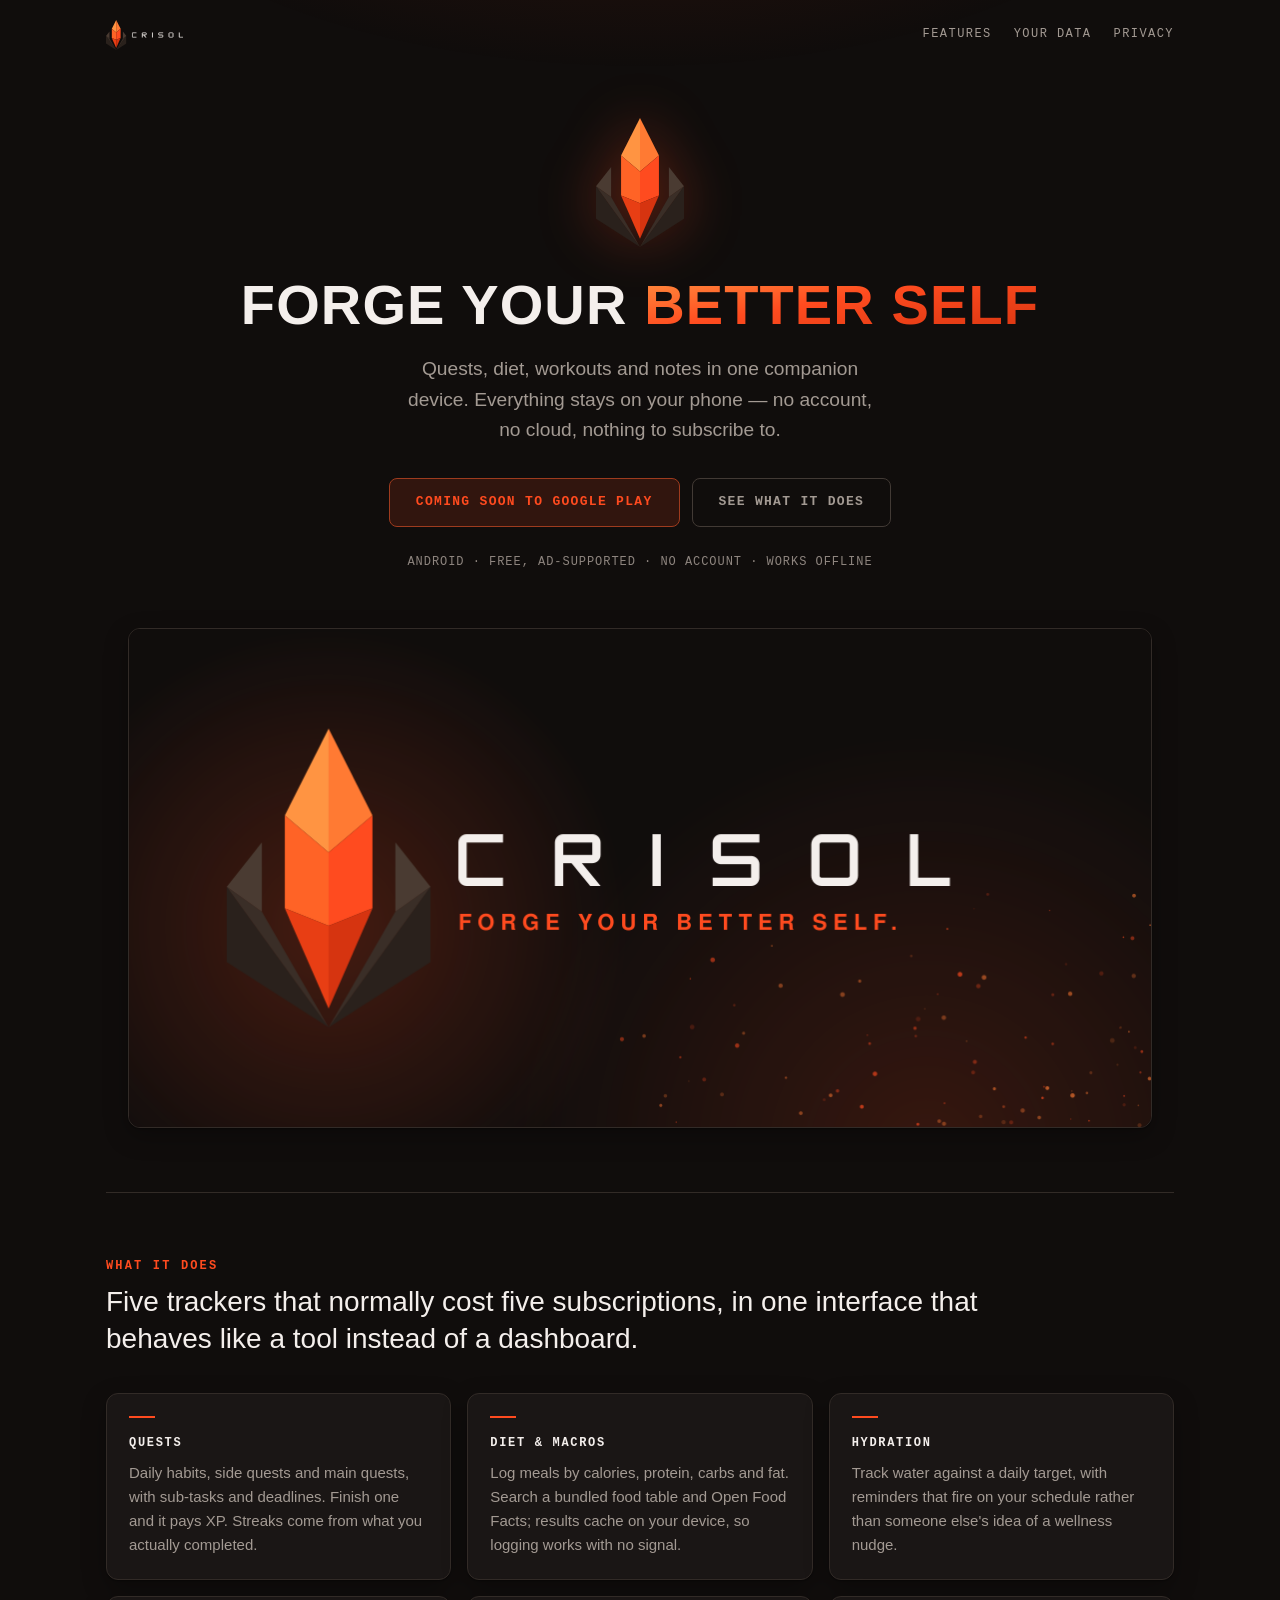
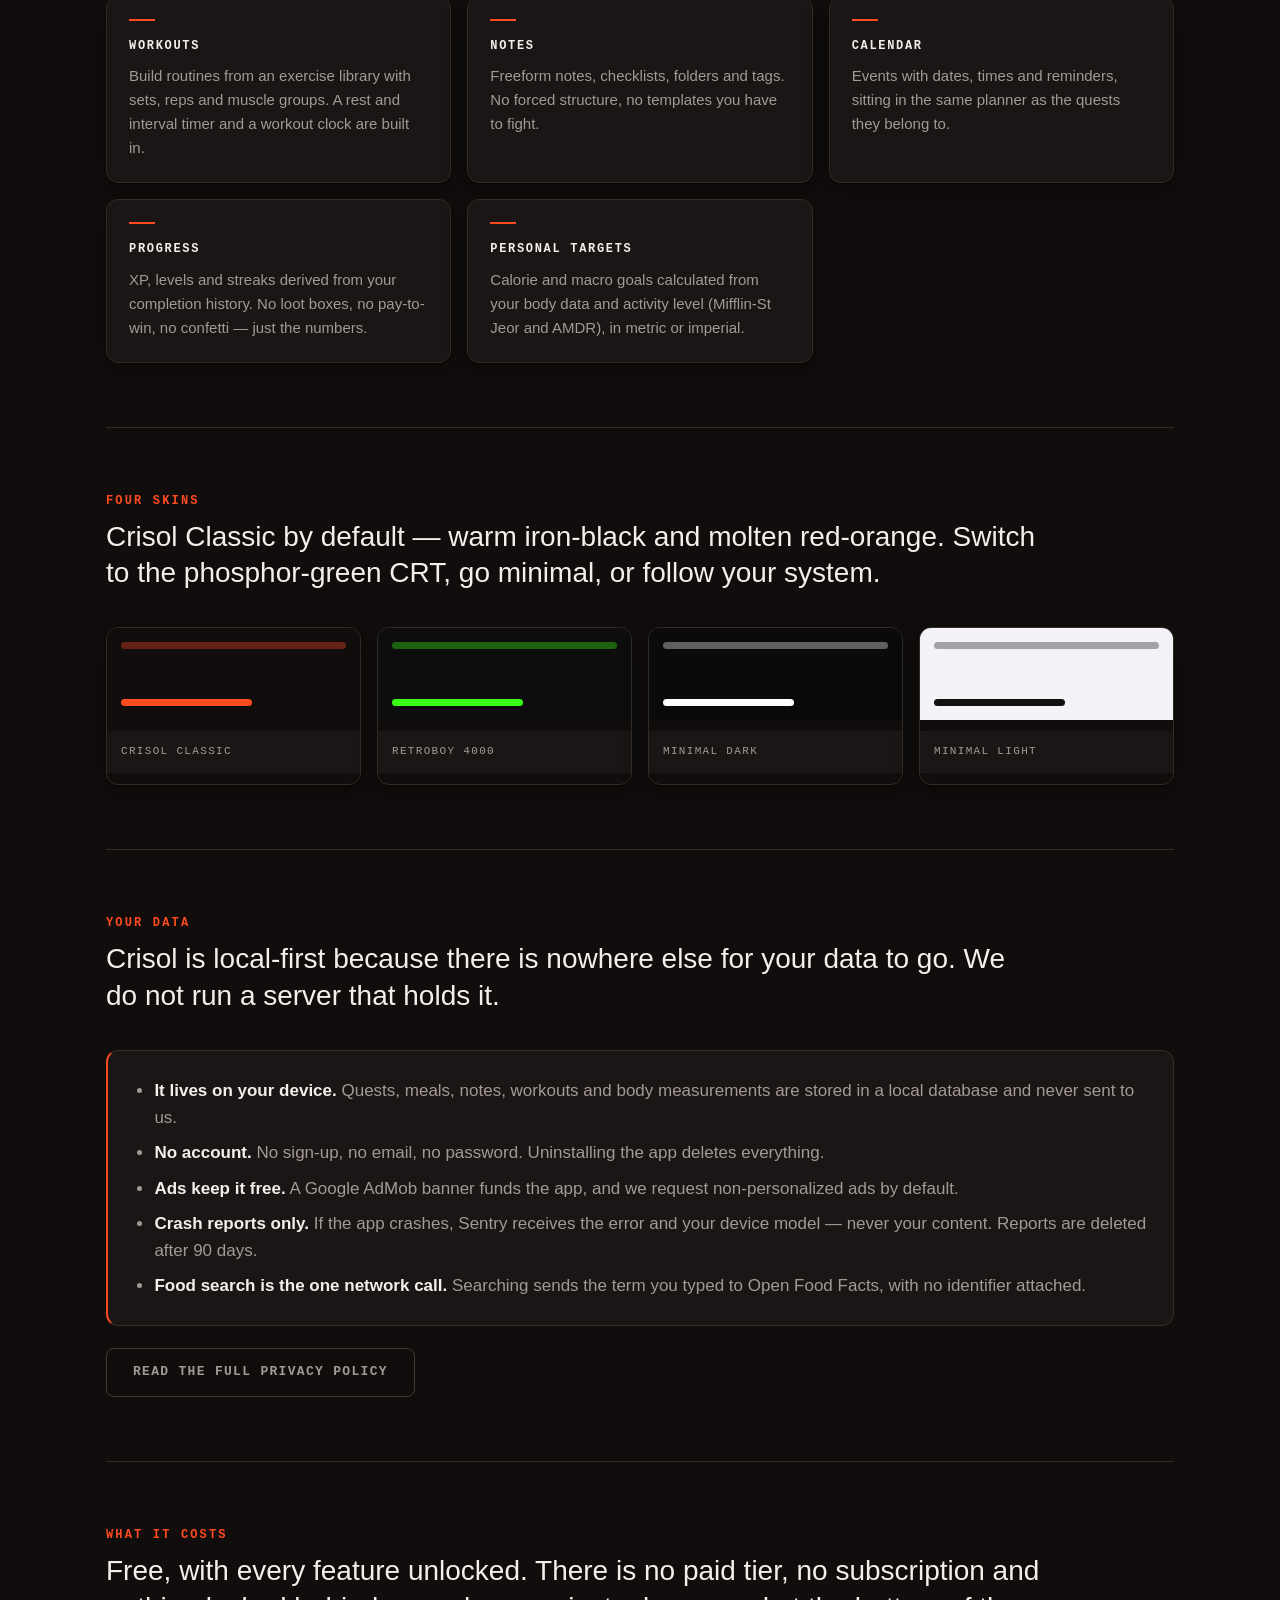
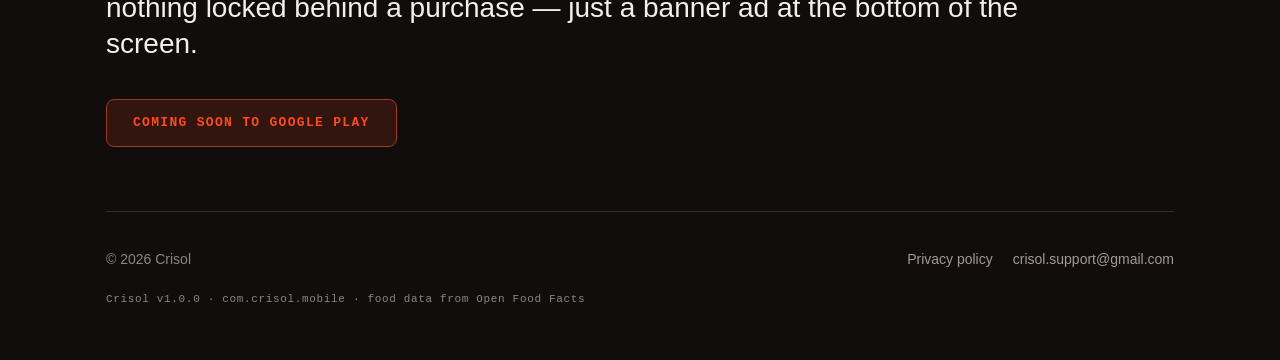
<file: index.html>
<!doctype html>
<html lang="en">
  <head>
    <meta charset="utf-8" />
    <meta name="viewport" content="width=device-width, initial-scale=1" />
    <title>Crisol — Forge your better self</title>
    <meta
      name="description"
      content="One companion device for quests, diet, workouts and notes. Everything stays on your phone — no account, no cloud, every feature unlocked."
    />
    <link rel="icon" href="/favicon.png" type="image/png" />
    <link rel="apple-touch-icon" href="/assets/store/icon-512.png" />
    <link rel="canonical" href="https://crisol-app.github.io/" />
    <link rel="stylesheet" href="/assets/site.css" />
    <meta property="og:type" content="website" />
    <meta property="og:title" content="Crisol — Forge your better self" />
    <meta
      property="og:description"
      content="Quests, diet, workouts and notes in one offline-first companion device."
    />
    <meta property="og:url" content="https://crisol-app.github.io/" />
    <meta property="og:image" content="https://crisol-app.github.io/assets/store/feature-graphic.png" />
    <meta name="twitter:card" content="summary_large_image" />
    <meta name="theme-color" content="#100d0c" />
  </head>
  <body>
    <div class="wrap">
    <header class="masthead">
      <a class="masthead-logo" href="/" aria-label="Crisol home">
        <img src="/assets/brand/crisol-lockup-horizontal.svg" alt="Crisol" />
      </a>
      <nav>
        <a href="/#features">Features</a>
        
        <a href="/#privacy">Your data</a>
        <a href="/privacy/">Privacy</a>
      </nav>
    </header>


      <section class="hero">
        <img class="hero-mark" src="/assets/brand/crisol-mark.svg" alt="" aria-hidden="true" />
        <h1>Forge your <span class="molten">better self</span></h1>
        <p class="hero-lede">
          Quests, diet, workouts and notes in one companion device. Everything stays on your
          phone — no account, no cloud, nothing to subscribe to.
        </p>
        <div class="hero-ctas">
          <span class="cta cta-pending" aria-disabled="true">Coming soon to Google Play</span>
          <a class="cta cta-ghost" href="#features">See what it does</a>
        </div>
        <p class="hero-meta">Android &middot; Free, ad-supported &middot; No account &middot; Works offline</p>
        <img
          class="hero-shot"
          src="/assets/store/feature-graphic.png"
          alt="The Crisol wordmark and crucible mark on iron-black"
          width="1024"
          height="500"
        />
      </section>

      <section class="section" id="features">
        <h2 class="section-title">What it does</h2>
        <p class="section-lede">
          Five trackers that normally cost five subscriptions, in one interface that behaves
          like a tool instead of a dashboard.
        </p>
        <ul class="features">
          <li class="feature">
            <hr class="feature-rule" />
            <h3>Quests</h3>
            <p>
              Daily habits, side quests and main quests, with sub-tasks and deadlines. Finish
              one and it pays XP. Streaks come from what you actually completed.
            </p>
          </li>
          <li class="feature">
            <hr class="feature-rule" />
            <h3>Diet &amp; macros</h3>
            <p>
              Log meals by calories, protein, carbs and fat. Search a bundled food table and
              Open Food Facts; results cache on your device, so logging works with no signal.
            </p>
          </li>
          <li class="feature">
            <hr class="feature-rule" />
            <h3>Hydration</h3>
            <p>
              Track water against a daily target, with reminders that fire on your schedule
              rather than someone else's idea of a wellness nudge.
            </p>
          </li>
          <li class="feature">
            <hr class="feature-rule" />
            <h3>Workouts</h3>
            <p>
              Build routines from an exercise library with sets, reps and muscle groups. A
              rest and interval timer and a workout clock are built in.
            </p>
          </li>
          <li class="feature">
            <hr class="feature-rule" />
            <h3>Notes</h3>
            <p>
              Freeform notes, checklists, folders and tags. No forced structure, no templates
              you have to fight.
            </p>
          </li>
          <li class="feature">
            <hr class="feature-rule" />
            <h3>Calendar</h3>
            <p>
              Events with dates, times and reminders, sitting in the same planner as the
              quests they belong to.
            </p>
          </li>
          <li class="feature">
            <hr class="feature-rule" />
            <h3>Progress</h3>
            <p>
              XP, levels and streaks derived from your completion history. No loot boxes, no
              pay-to-win, no confetti — just the numbers.
            </p>
          </li>
          <li class="feature">
            <hr class="feature-rule" />
            <h3>Personal targets</h3>
            <p>
              Calorie and macro goals calculated from your body data and activity level
              (Mifflin-St Jeor and AMDR), in metric or imperial.
            </p>
          </li>
        </ul>
      </section>



      <section class="section" id="themes">
        <h2 class="section-title">Four skins</h2>
        <p class="section-lede">
          Crisol Classic by default — warm iron-black and molten red-orange. Switch to the
          phosphor-green CRT, go minimal, or follow your system.
        </p>
        <ul class="themes">
          <li class="theme-card t-classic">
            <div class="theme-preview">
              <span class="bar full"></span>
              <span class="bar part"></span>
            </div>
            <p class="theme-name">Crisol Classic</p>
          </li>
          <li class="theme-card t-retro">
            <div class="theme-preview">
              <span class="bar full"></span>
              <span class="bar part"></span>
            </div>
            <p class="theme-name">RetroBoy 4000</p>
          </li>
          <li class="theme-card t-minimal-dark">
            <div class="theme-preview">
              <span class="bar full"></span>
              <span class="bar part"></span>
            </div>
            <p class="theme-name">Minimal Dark</p>
          </li>
          <li class="theme-card t-minimal-light">
            <div class="theme-preview">
              <span class="bar full"></span>
              <span class="bar part"></span>
            </div>
            <p class="theme-name">Minimal Light</p>
          </li>
        </ul>
      </section>

      <section class="section" id="privacy">
        <h2 class="section-title">Your data</h2>
        <p class="section-lede">
          Crisol is local-first because there is nowhere else for your data to go. We do not
          run a server that holds it.
        </p>
        <div class="posture">
          <ul>
            <li>
              <strong>It lives on your device.</strong> Quests, meals, notes, workouts and body
              measurements are stored in a local database and never sent to us.
            </li>
            <li>
              <strong>No account.</strong> No sign-up, no email, no password. Uninstalling the
              app deletes everything.
            </li>
            <li>
              <strong>Ads keep it free.</strong> A Google AdMob banner funds the app, and we
              request non-personalized ads by default.
            </li>
            <li>
              <strong>Crash reports only.</strong> If the app crashes, Sentry receives the error
              and your device model — never your content. Reports are deleted after 90 days.
            </li>
            <li>
              <strong>Food search is the one network call.</strong> Searching sends the term you
              typed to Open Food Facts, with no identifier attached.
            </li>
          </ul>
        </div>
        <p class="section-cta">
          <a class="cta cta-ghost" href="/privacy/">Read the full privacy policy</a>
        </p>
      </section>

      <section class="section" id="cost">
        <h2 class="section-title">What it costs</h2>
        <p class="section-lede">
          Free, with every feature unlocked. There is no paid tier, no subscription and
          nothing locked behind a purchase — just a banner ad at the bottom of the screen.
        </p>
        <div class="hero-ctas left"><span class="cta cta-pending" aria-disabled="true">Coming soon to Google Play</span></div>
      </section>

    <footer class="footer">
      <div class="footer-row">
        <span>&copy; 2026 Crisol</span>
        <nav>
          <a href="/privacy/">Privacy policy</a>
          <a href="mailto:crisol.support@gmail.com">crisol.support@gmail.com</a>
        </nav>
      </div>
      <p class="footer-fine">
        Crisol v1.0.0 &middot; com.crisol.mobile &middot; food data from Open Food Facts
      </p>
    </footer>

    </div>
  </body>
</html>
</file>
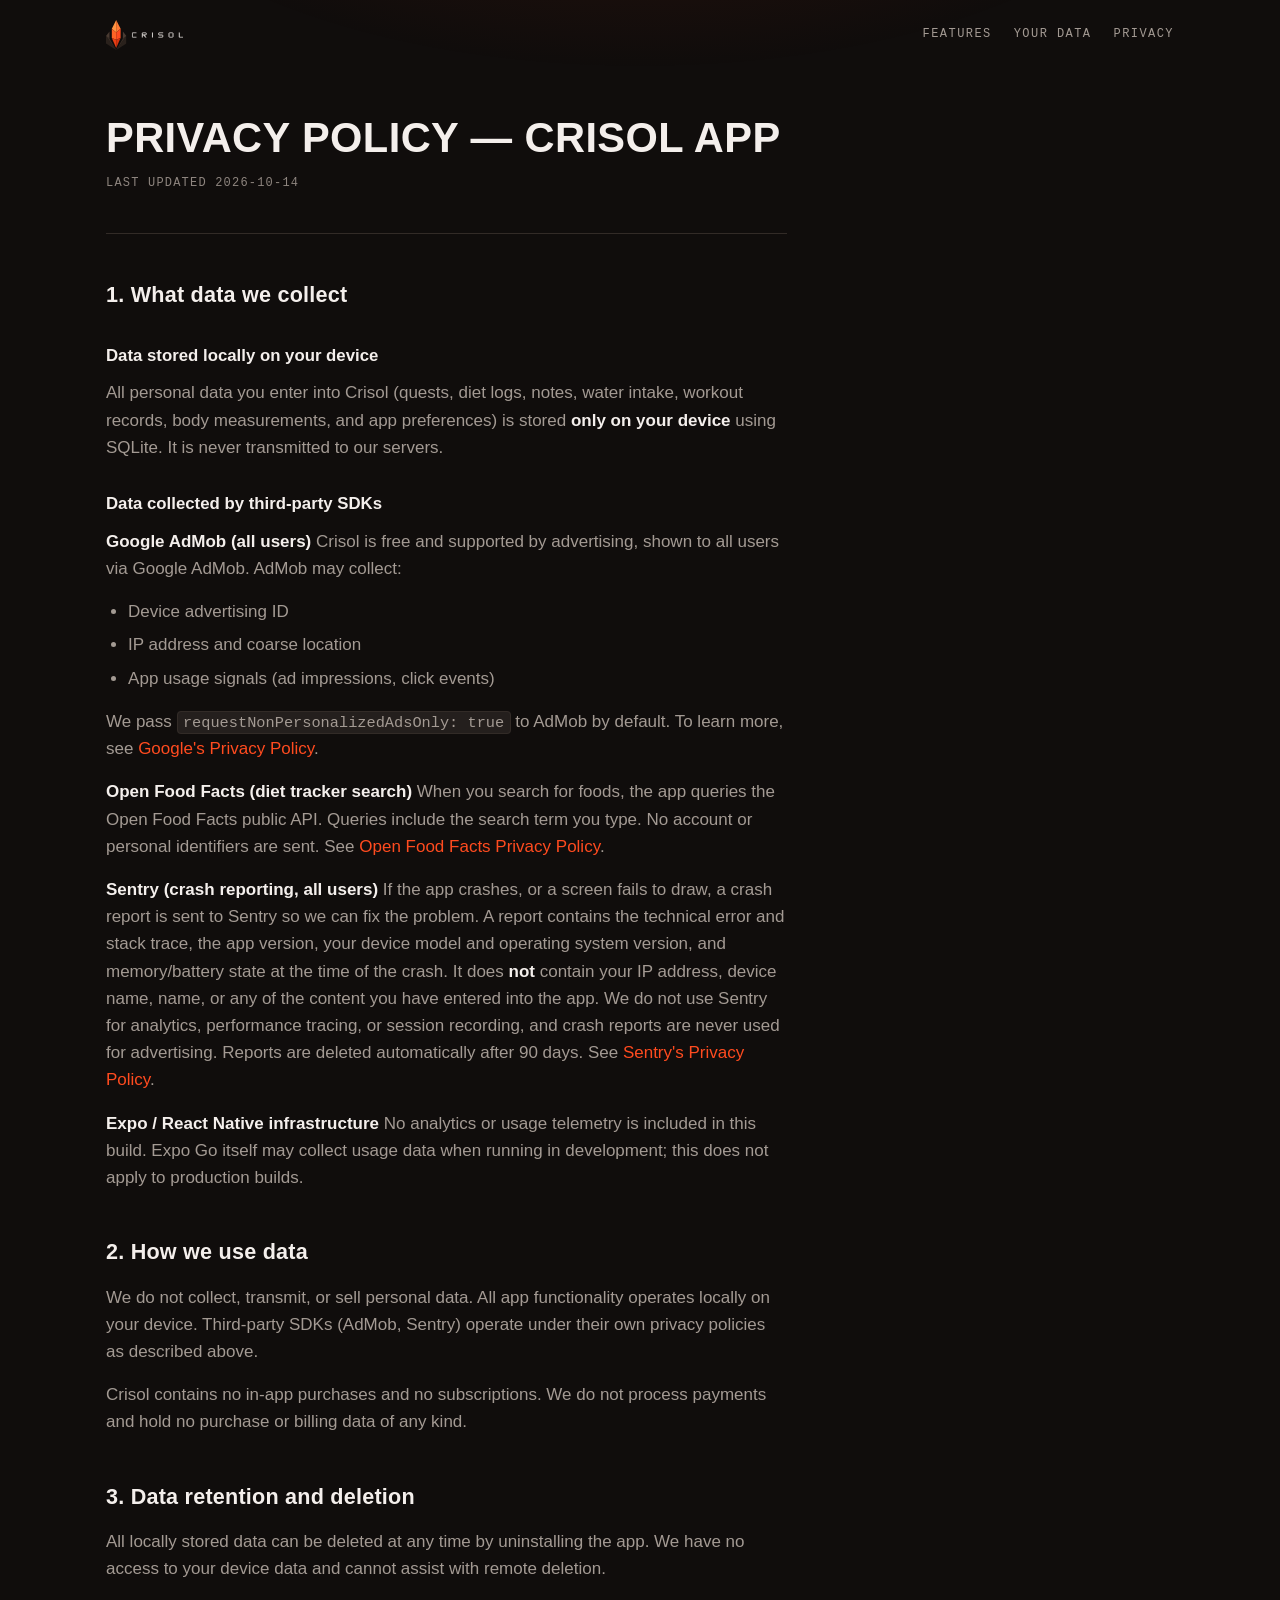
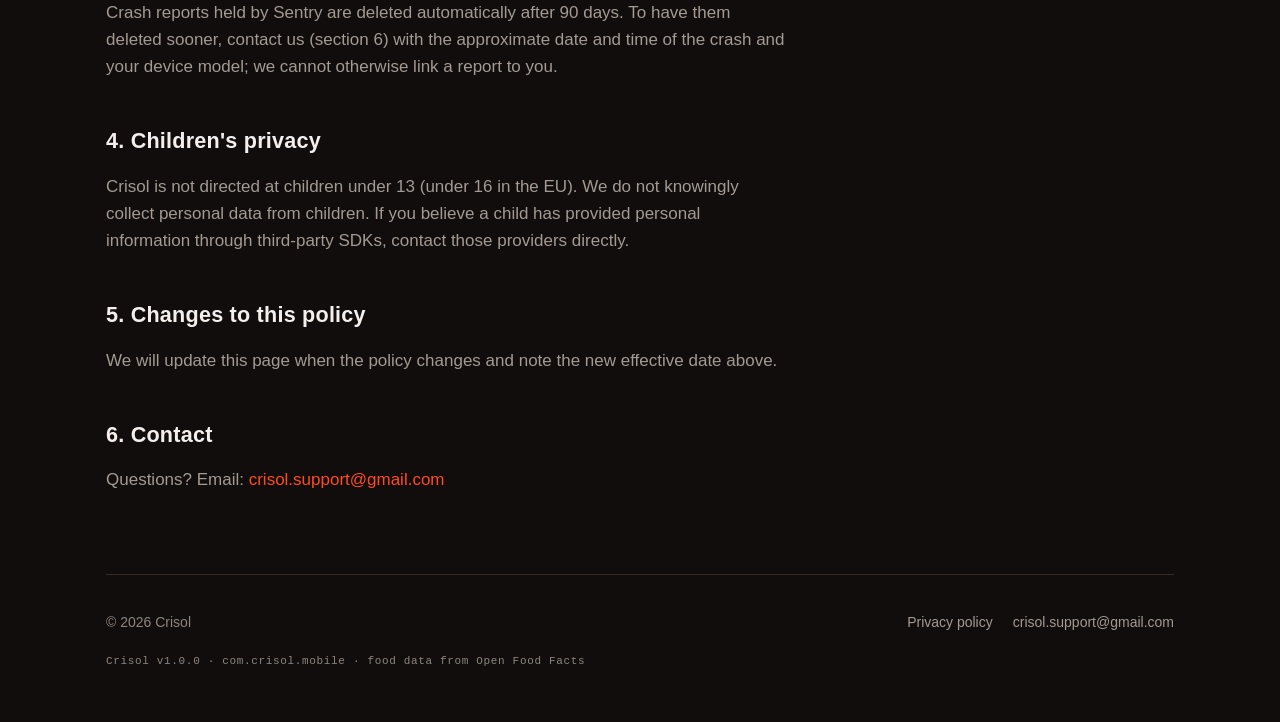
<file: privacy/index.html>
<!doctype html>
<html lang="en">
  <head>
    <meta charset="utf-8" />
    <meta name="viewport" content="width=device-width, initial-scale=1" />
    <title>Privacy Policy — Crisol App</title>
    <meta
      name="description"
      content="How Crisol handles your data: stored locally on your device, with no account and no server copy."
    />
    <link rel="icon" href="/favicon.png" type="image/png" />
    <link rel="apple-touch-icon" href="/assets/store/icon-512.png" />
    <link rel="canonical" href="https://crisol-app.github.io/privacy/" />
    <link rel="stylesheet" href="/assets/site.css" />
    <meta name="theme-color" content="#100d0c" />
  </head>
  <body>
    <div class="wrap">
    <header class="masthead">
      <a class="masthead-logo" href="/" aria-label="Crisol home">
        <img src="/assets/brand/crisol-lockup-horizontal.svg" alt="Crisol" />
      </a>
      <nav>
        <a href="/#features">Features</a>
        
        <a href="/#privacy">Your data</a>
        <a href="/privacy/">Privacy</a>
      </nav>
    </header>


      <div class="page-head">
        <h1>Privacy Policy — Crisol App</h1>
        <p class="stamp">Last updated 2026-10-14</p>
      </div>

      <main class="prose">
<h2>1. What data we collect</h2>
<h3>Data stored locally on your device</h3>
<p>All personal data you enter into Crisol (quests, diet logs, notes, water intake, workout records, body measurements, and app preferences) is stored <strong>only on your device</strong> using SQLite. It is never transmitted to our servers.</p>
<h3>Data collected by third-party SDKs</h3>
<p><strong>Google AdMob (all users)</strong> Crisol is free and supported by advertising, shown to all users via Google AdMob. AdMob may collect:</p>
<ul>
<li>Device advertising ID</li>
<li>IP address and coarse location</li>
<li>App usage signals (ad impressions, click events)</li>
</ul>
<p>We pass <code>requestNonPersonalizedAdsOnly: true</code> to AdMob by default. To learn more, see <a href="https://policies.google.com/privacy" target="_blank" rel="noopener noreferrer">Google's Privacy Policy</a>.</p>
<p><strong>Open Food Facts (diet tracker search)</strong> When you search for foods, the app queries the Open Food Facts public API. Queries include the search term you type. No account or personal identifiers are sent. See <a href="https://world.openfoodfacts.org/privacy" target="_blank" rel="noopener noreferrer">Open Food Facts Privacy Policy</a>.</p>
<p><strong>Sentry (crash reporting, all users)</strong> If the app crashes, or a screen fails to draw, a crash report is sent to Sentry so we can fix the problem. A report contains the technical error and stack trace, the app version, your device model and operating system version, and memory/battery state at the time of the crash. It does <strong>not</strong> contain your IP address, device name, name, or any of the content you have entered into the app. We do not use Sentry for analytics, performance tracing, or session recording, and crash reports are never used for advertising. Reports are deleted automatically after 90 days. See <a href="https://sentry.io/privacy/" target="_blank" rel="noopener noreferrer">Sentry's Privacy Policy</a>.</p>
<p><strong>Expo / React Native infrastructure</strong> No analytics or usage telemetry is included in this build. Expo Go itself may collect usage data when running in development; this does not apply to production builds.</p>
<h2>2. How we use data</h2>
<p>We do not collect, transmit, or sell personal data. All app functionality operates locally on your device. Third-party SDKs (AdMob, Sentry) operate under their own privacy policies as described above.</p>
<p>Crisol contains no in-app purchases and no subscriptions. We do not process payments and hold no purchase or billing data of any kind.</p>
<h2>3. Data retention and deletion</h2>
<p>All locally stored data can be deleted at any time by uninstalling the app. We have no access to your device data and cannot assist with remote deletion.</p>
<p>Crash reports held by Sentry are deleted automatically after 90 days. To have them deleted sooner, contact us (section 6) with the approximate date and time of the crash and your device model; we cannot otherwise link a report to you.</p>
<h2>4. Children's privacy</h2>
<p>Crisol is not directed at children under 13 (under 16 in the EU). We do not knowingly collect personal data from children. If you believe a child has provided personal information through third-party SDKs, contact those providers directly.</p>
<h2>5. Changes to this policy</h2>
<p>We will update this page when the policy changes and note the new effective date above.</p>
<h2>6. Contact</h2>
<p>Questions? Email: <a href="mailto:crisol.support@gmail.com">crisol.support@gmail.com</a></p>
      </main>

    <footer class="footer">
      <div class="footer-row">
        <span>&copy; 2026 Crisol</span>
        <nav>
          <a href="/privacy/">Privacy policy</a>
          <a href="mailto:crisol.support@gmail.com">crisol.support@gmail.com</a>
        </nav>
      </div>
      <p class="footer-fine">
        Crisol v1.0.0 &middot; com.crisol.mobile &middot; food data from Open Food Facts
      </p>
    </footer>

    </div>
  </body>
</html>
</file>
<file: assets/site.css>
/*
 * Crisol marketing site.
 *
 * The tokens below mirror `crisolColors` in theme/themes.ts (Crisol Classic, the app's
 * default skin) so the site and the first launch screen read as the same product. Keep
 * them in sync by hand: this file cannot import from the app, and a drifted accent is the
 * kind of thing nobody notices until a screenshot sits next to the page.
 *
 * Deliberately dark-only. The app offers four themes and follow-system; a marketing page
 * is not the app, and a light variant would halve the forge treatment's impact.
 */

:root {
  color-scheme: dark;

  --bg: #100d0c;
  --surface: #1a1615;
  --surface-alt: #241f1d;
  --border: #322b27;
  --border-light: #423a35;

  --accent: #ff4b1f;
  --accent-muted: #9e3b1e;
  --accent-soft: rgba(255, 75, 31, 0.14);
  --accent-faint: rgba(255, 75, 31, 0.07);
  --on-accent: #160a06;

  --text: #f4efec;
  --text-dim: #a39a93;
  --text-faint: #8e857f;

  --success: #3fb07c;
  --warning: #f4a52a;

  /* Ember ramp lifted from the crystal facets in assets/brand/crisol-mark.svg. */
  --ember-high: #ff9442;
  --ember-mid: #ff6326;
  --ember-deep: #d63410;

  --font-body: -apple-system, BlinkMacSystemFont, "Segoe UI", Roboto, "Helvetica Neue", Arial, sans-serif;
  --font-mono: ui-monospace, SFMono-Regular, Menlo, Consolas, "Roboto Mono", monospace;

  --radius-card: 12px;
  --radius-el: 8px;
  --shadow-card: 0 1px 2px rgba(0, 0, 0, 0.4), 0 8px 24px rgba(0, 0, 0, 0.28);
  --gutter: 16px;
  --measure: 1100px;
}

*,
*::before,
*::after {
  box-sizing: border-box;
}

html {
  -webkit-text-size-adjust: 100%;
  scroll-behavior: smooth;
}

body {
  margin: 0;
  background-color: var(--bg);
  color: var(--text);
  font-family: var(--font-body);
  font-size: 17px;
  line-height: 1.6;
  overflow-x: hidden;
}

/* The forge glow: a single warm wash behind the masthead, not a gradient on every panel. */
body::before {
  content: "";
  position: fixed;
  inset: -20% 0 auto 0;
  height: 70vh;
  background: radial-gradient(
    60% 55% at 50% 0%,
    rgba(255, 75, 31, 0.16) 0%,
    rgba(214, 52, 16, 0.06) 42%,
    transparent 72%
  );
  pointer-events: none;
  z-index: 0;
}

.wrap {
  position: relative;
  z-index: 1;
  width: 100%;
  max-width: var(--measure);
  margin: 0 auto;
  padding: 0 var(--gutter);
}

a {
  color: var(--accent);
  text-decoration: none;
}

a:hover {
  text-decoration: underline;
}

:focus-visible {
  outline: 2px solid var(--accent);
  outline-offset: 3px;
  border-radius: 2px;
}

img,
svg {
  max-width: 100%;
}

code {
  font-family: var(--font-mono);
  font-size: 0.9em;
  background: var(--surface-alt);
  border: 1px solid var(--border);
  border-radius: 4px;
  padding: 0.1em 0.35em;
}

/* ── Masthead ─────────────────────────────────────────────────────────────── */

.masthead {
  display: flex;
  align-items: center;
  justify-content: space-between;
  gap: 16px;
  padding: 20px 0;
}

.masthead-logo {
  display: flex;
  align-items: center;
  gap: 10px;
}

.masthead-logo img {
  display: block;
  height: 30px;
  width: auto;
}

.masthead nav {
  display: flex;
  align-items: center;
  gap: 22px;
}

.masthead nav a {
  font-family: var(--font-mono);
  font-size: 12px;
  letter-spacing: 0.12em;
  text-transform: uppercase;
  color: var(--text-dim);
}

.masthead nav a:hover {
  color: var(--text);
  text-decoration: none;
}

/* ── Hero ─────────────────────────────────────────────────────────────────── */

.hero {
  text-align: center;
  padding: 48px 0 64px;
}

.hero-mark {
  width: 88px;
  height: auto;
  margin: 0 auto 28px;
  display: block;
  filter: drop-shadow(0 0 28px rgba(255, 75, 31, 0.35));
}

.hero h1 {
  margin: 0 0 18px;
  font-size: clamp(2rem, 7vw, 3.5rem);
  line-height: 1.08;
  font-weight: 700;
  letter-spacing: 0.02em;
  text-transform: uppercase;
}

.hero h1 .molten {
  background: linear-gradient(170deg, var(--ember-high), var(--accent) 45%, var(--ember-deep));
  -webkit-background-clip: text;
  background-clip: text;
  color: transparent;
}

.hero-lede {
  max-width: 44ch;
  margin: 0 auto 32px;
  color: var(--text-dim);
  font-size: clamp(1rem, 2.4vw, 1.2rem);
}

.hero-ctas {
  display: flex;
  flex-wrap: wrap;
  gap: 12px;
  justify-content: center;
  align-items: center;
}

.cta {
  display: inline-block;
  padding: 13px 26px;
  border-radius: var(--radius-el);
  font-family: var(--font-mono);
  font-size: 13px;
  font-weight: 600;
  letter-spacing: 0.1em;
  text-transform: uppercase;
}

.cta-primary {
  background: var(--accent);
  color: var(--on-accent);
  box-shadow: 0 6px 20px rgba(255, 75, 31, 0.25);
}

.cta-primary:hover {
  background: var(--ember-high);
  text-decoration: none;
}

/* Rendered while site.config.json has no playUrl — reads as a status, not a dead button. */
.cta-pending {
  background: var(--accent-soft);
  border: 1px solid var(--accent-muted);
  color: var(--accent);
  cursor: default;
}

.cta-ghost {
  border: 1px solid var(--border-light);
  color: var(--text-dim);
}

.cta-ghost:hover {
  border-color: var(--text-dim);
  color: var(--text);
  text-decoration: none;
}

.hero-meta {
  margin: 26px 0 0;
  font-family: var(--font-mono);
  font-size: 12px;
  letter-spacing: 0.08em;
  color: var(--text-faint);
  text-transform: uppercase;
}

.hero-shot {
  margin: 56px auto 0;
  display: block;
  border-radius: var(--radius-card);
  border: 1px solid var(--border);
  box-shadow: var(--shadow-card);
}

/* ── Sections ─────────────────────────────────────────────────────────────── */

.section {
  padding: 64px 0;
  border-top: 1px solid var(--border);
}

.section-title {
  margin: 0 0 8px;
  font-family: var(--font-mono);
  font-size: 12px;
  font-weight: 600;
  letter-spacing: 0.18em;
  text-transform: uppercase;
  color: var(--accent);
}

.section-lede {
  margin: 0 0 36px;
  max-width: 60ch;
  font-size: clamp(1.25rem, 3.2vw, 1.75rem);
  line-height: 1.3;
  color: var(--text);
}

/* ── Feature grid ─────────────────────────────────────────────────────────── */

.features {
  display: grid;
  grid-template-columns: repeat(auto-fit, minmax(260px, 1fr));
  gap: 16px;
  list-style: none;
  margin: 0;
  padding: 0;
}

.feature {
  background: var(--surface);
  border: 1px solid var(--border);
  border-radius: var(--radius-card);
  padding: 22px;
  box-shadow: var(--shadow-card);
}

.feature h3 {
  margin: 0 0 8px;
  font-family: var(--font-mono);
  font-size: 12px;
  font-weight: 600;
  letter-spacing: 0.14em;
  text-transform: uppercase;
  color: var(--text);
}

.feature p {
  margin: 0;
  font-size: 15px;
  color: var(--text-dim);
}

.feature-rule {
  width: 26px;
  height: 2px;
  margin: 0 0 16px;
  border: 0;
  background: var(--accent);
}

/* ── Screenshot gallery ───────────────────────────────────────────────────── */

.shots {
  display: grid;
  grid-template-columns: repeat(auto-fit, minmax(190px, 1fr));
  gap: 20px;
  margin: 0;
}

.shot {
  margin: 0;
}

.shot img {
  display: block;
  width: 100%;
  height: auto;
  background: var(--surface);
  border: 1px solid var(--border-light);
  border-radius: 14px;
  box-shadow: var(--shadow-card);
}

.shot figcaption {
  margin-top: 10px;
  font-family: var(--font-mono);
  font-size: 11px;
  letter-spacing: 0.12em;
  text-transform: uppercase;
  color: var(--text-faint);
  text-align: center;
}

/* ── Theme swatches ───────────────────────────────────────────────────────── */

.themes {
  display: grid;
  grid-template-columns: repeat(auto-fit, minmax(210px, 1fr));
  gap: 16px;
  list-style: none;
  margin: 0;
  padding: 0;
}

.theme-card {
  border: 1px solid var(--border);
  border-radius: var(--radius-card);
  overflow: hidden;
  box-shadow: var(--shadow-card);
}

.theme-preview {
  height: 92px;
  padding: 14px;
  display: flex;
  flex-direction: column;
  justify-content: space-between;
}

.theme-preview .bar {
  height: 7px;
  border-radius: 4px;
}

.theme-preview .bar.full {
  width: 100%;
  opacity: 0.35;
}

.theme-preview .bar.part {
  width: 58%;
}

.theme-name {
  padding: 12px 14px;
  background: var(--surface);
  font-family: var(--font-mono);
  font-size: 11px;
  letter-spacing: 0.12em;
  text-transform: uppercase;
  color: var(--text-dim);
}

/* ── Privacy posture callout ──────────────────────────────────────────────── */

.posture {
  background: var(--surface);
  border: 1px solid var(--border);
  border-left: 2px solid var(--accent);
  border-radius: var(--radius-card);
  padding: 26px;
}

.posture ul {
  margin: 0;
  padding-left: 1.2em;
  color: var(--text-dim);
}

.posture li + li {
  margin-top: 8px;
}

.posture li strong {
  color: var(--text);
}

/* ── Prose (privacy page) ─────────────────────────────────────────────────── */

.page-head {
  padding: 44px 0 28px;
}

.page-head h1 {
  margin: 0 0 10px;
  font-size: clamp(1.8rem, 5vw, 2.6rem);
  line-height: 1.15;
  letter-spacing: 0.01em;
  text-transform: uppercase;
}

.page-head .stamp {
  font-family: var(--font-mono);
  font-size: 12px;
  letter-spacing: 0.1em;
  text-transform: uppercase;
  color: var(--text-faint);
}

.prose {
  max-width: 72ch;
  padding-bottom: 64px;
  border-top: 1px solid var(--border);
}

.prose h2 {
  margin: 44px 0 14px;
  font-size: 1.35rem;
  letter-spacing: 0.01em;
}

.prose h3 {
  margin: 30px 0 10px;
  font-size: 1.05rem;
  color: var(--text);
}

.prose p,
.prose li {
  color: var(--text-dim);
}

.prose p {
  margin: 0 0 16px;
}

.prose strong {
  color: var(--text);
}

/* Bold-only paragraphs in the source policy are SDK sub-labels (see transform.ts). */
.prose .label {
  margin: 28px 0 10px;
  font-family: var(--font-mono);
  font-size: 12px;
  font-weight: 600;
  letter-spacing: 0.12em;
  text-transform: uppercase;
  color: var(--accent);
}

.prose ul {
  margin: 0 0 16px;
  padding-left: 1.3em;
}

.prose li + li {
  margin-top: 6px;
}

.prose hr {
  margin: 44px 0;
  border: 0;
  border-top: 1px solid var(--border);
}

.table-scroll {
  overflow-x: auto;
  margin: 0 0 20px;
}

.prose table {
  border-collapse: collapse;
  width: 100%;
  font-size: 14px;
}

.prose th,
.prose td {
  padding: 10px 12px;
  border: 1px solid var(--border);
  text-align: left;
  vertical-align: top;
  color: var(--text-dim);
}

.prose th {
  background: var(--surface-alt);
  color: var(--text);
  font-family: var(--font-mono);
  font-size: 11px;
  letter-spacing: 0.1em;
  text-transform: uppercase;
}

/* ── Footer ───────────────────────────────────────────────────────────────── */

.footer {
  border-top: 1px solid var(--border);
  padding: 36px 0 52px;
  font-size: 14px;
  color: var(--text-faint);
}

.footer-row {
  display: flex;
  flex-wrap: wrap;
  gap: 12px 26px;
  align-items: center;
  justify-content: space-between;
}

.footer nav {
  display: flex;
  flex-wrap: wrap;
  gap: 20px;
}

.footer a {
  color: var(--text-dim);
}

.footer a:hover {
  color: var(--text);
}

.footer-fine {
  margin: 20px 0 0;
  font-family: var(--font-mono);
  font-size: 11px;
  letter-spacing: 0.06em;
  color: var(--text-faint);
}

/* ── 404 ──────────────────────────────────────────────────────────────────── */

.notfound {
  padding: 96px 0;
  text-align: center;
}

.notfound .code {
  font-family: var(--font-mono);
  font-size: clamp(3rem, 14vw, 6rem);
  line-height: 1;
  color: var(--accent);
  letter-spacing: 0.04em;
}

.notfound p {
  margin: 18px auto 28px;
  max-width: 40ch;
  color: var(--text-dim);
}

@media (prefers-reduced-motion: reduce) {
  html {
    scroll-behavior: auto;
  }
}

@media (max-width: 560px) {
  .masthead {
    flex-direction: column;
    gap: 14px;
  }

  .section {
    padding: 48px 0;
  }
}

/* ── Theme swatch palettes ────────────────────────────────────────────────── */
/* The other three skins' background/accent pairs, from docs/brand-identity.md.
   Kept as tokens rather than inline styles so no hex lives in the templates. */

.theme-preview {
  background: var(--t-bg);
}

.theme-preview .bar {
  background: var(--t-accent);
}

.theme-card.t-classic {
  --t-bg: #100d0c;
  --t-accent: #ff4b1f;
}

.theme-card.t-retro {
  --t-bg: #0d0d0d;
  --t-accent: #39ff14;
}

.theme-card.t-minimal-dark {
  --t-bg: #0a0a0c;
  --t-accent: #ffffff;
}

.theme-card.t-minimal-light {
  --t-bg: #f2f2f7;
  --t-accent: #111111;
}

.section-cta {
  margin: 22px 0 0;
}

.hero-ctas.left {
  justify-content: flex-start;
}
</file>
